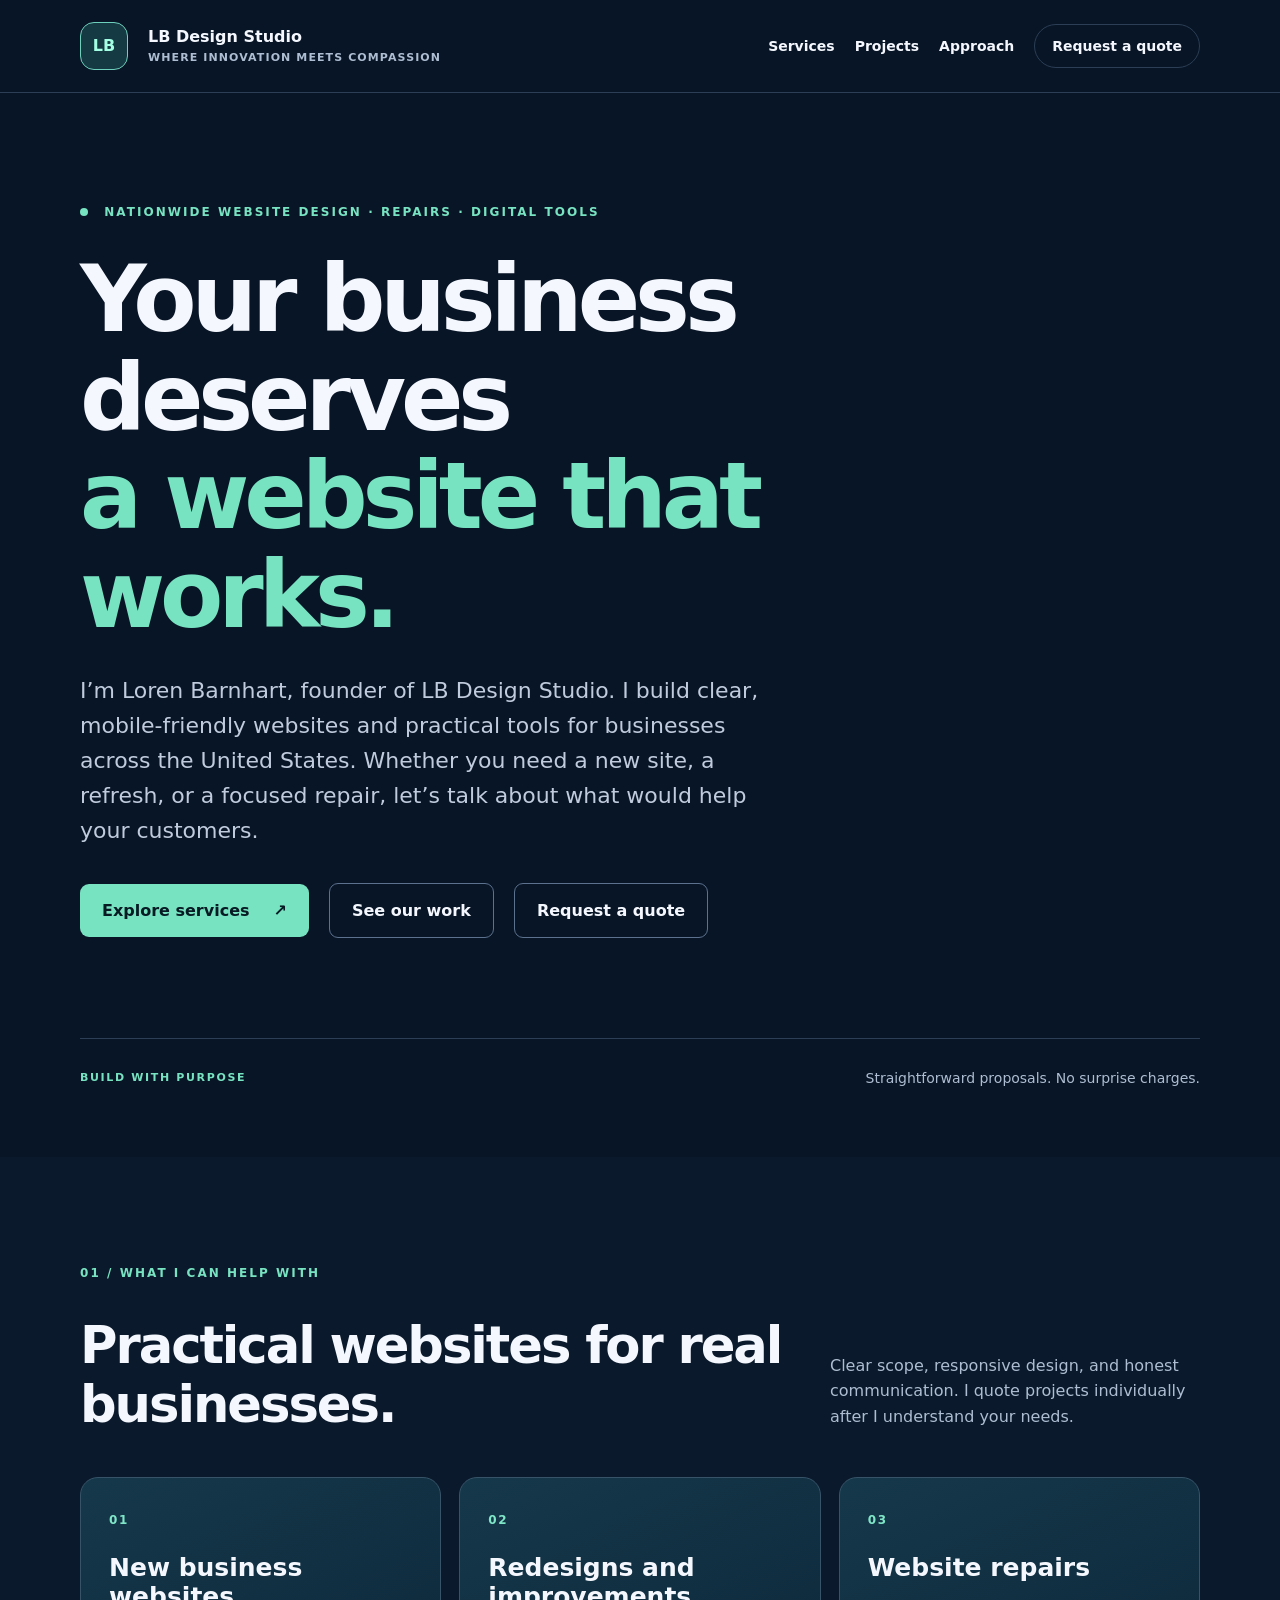
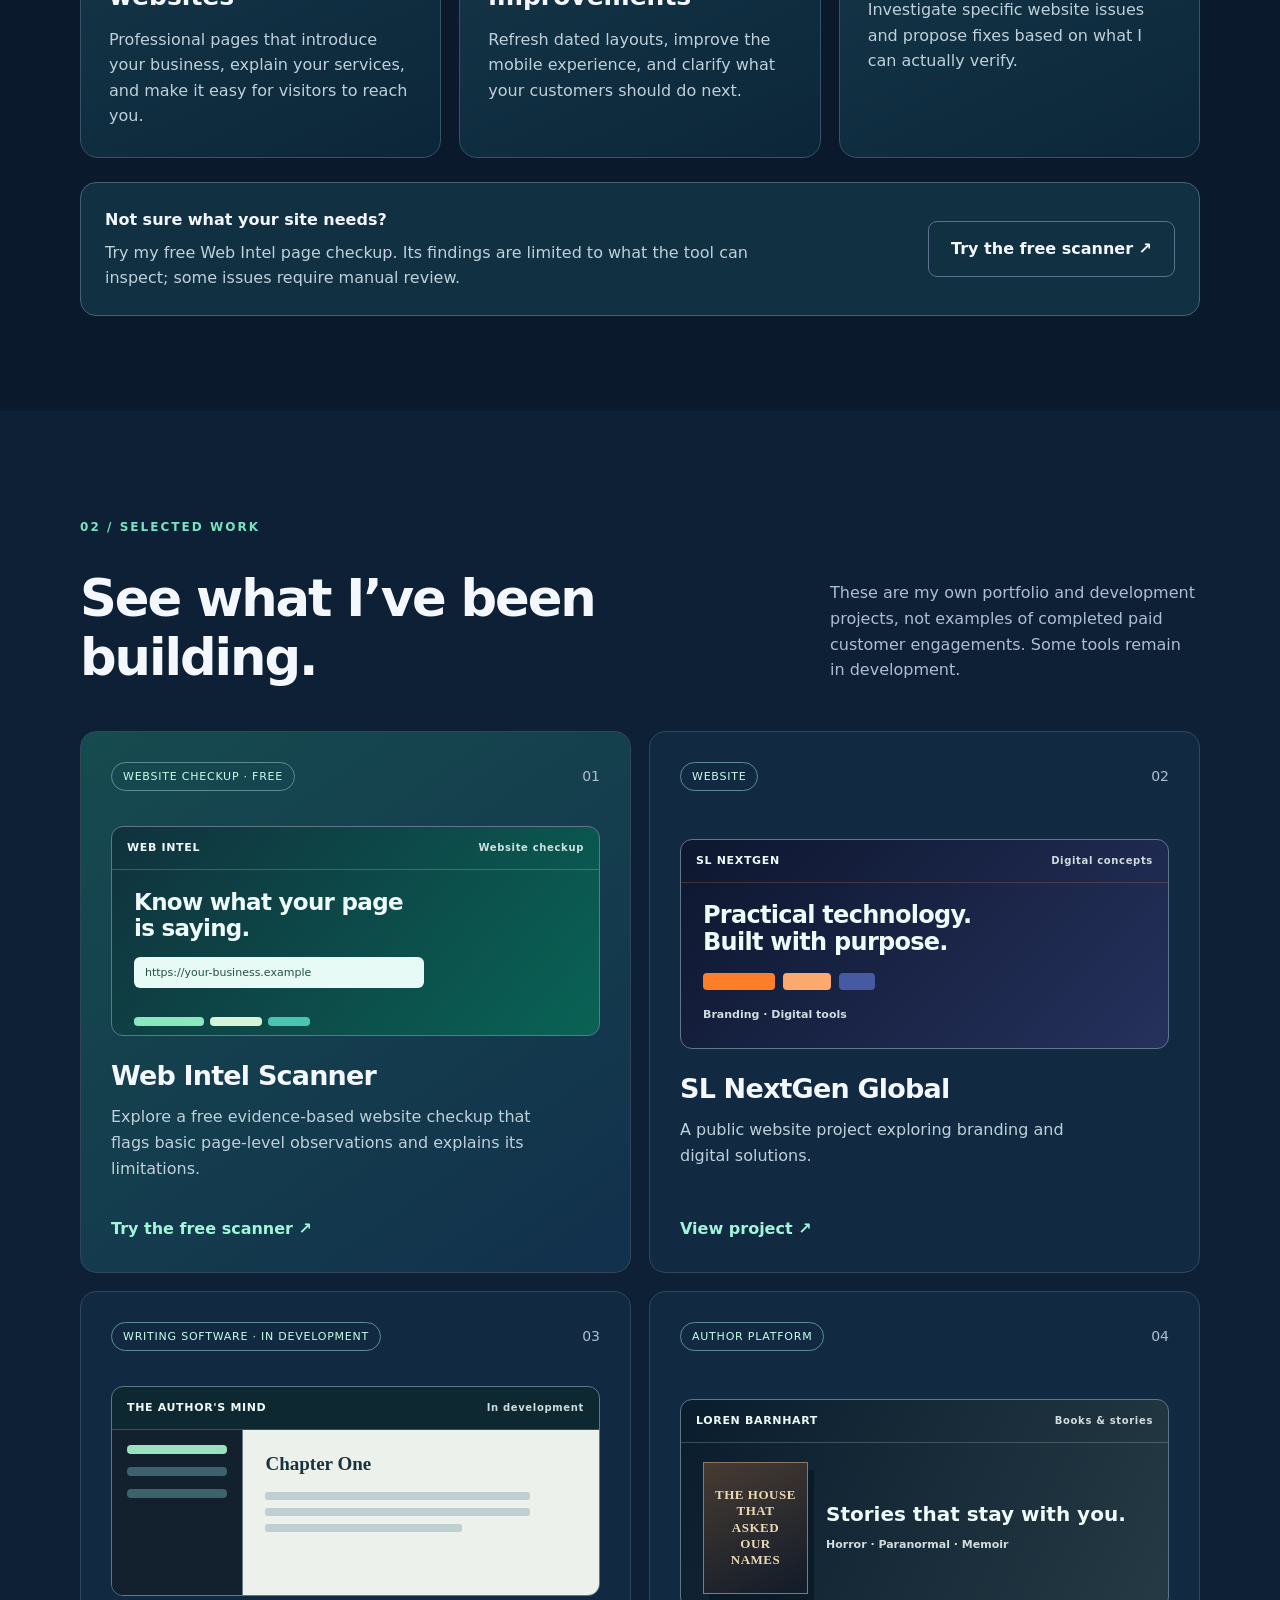
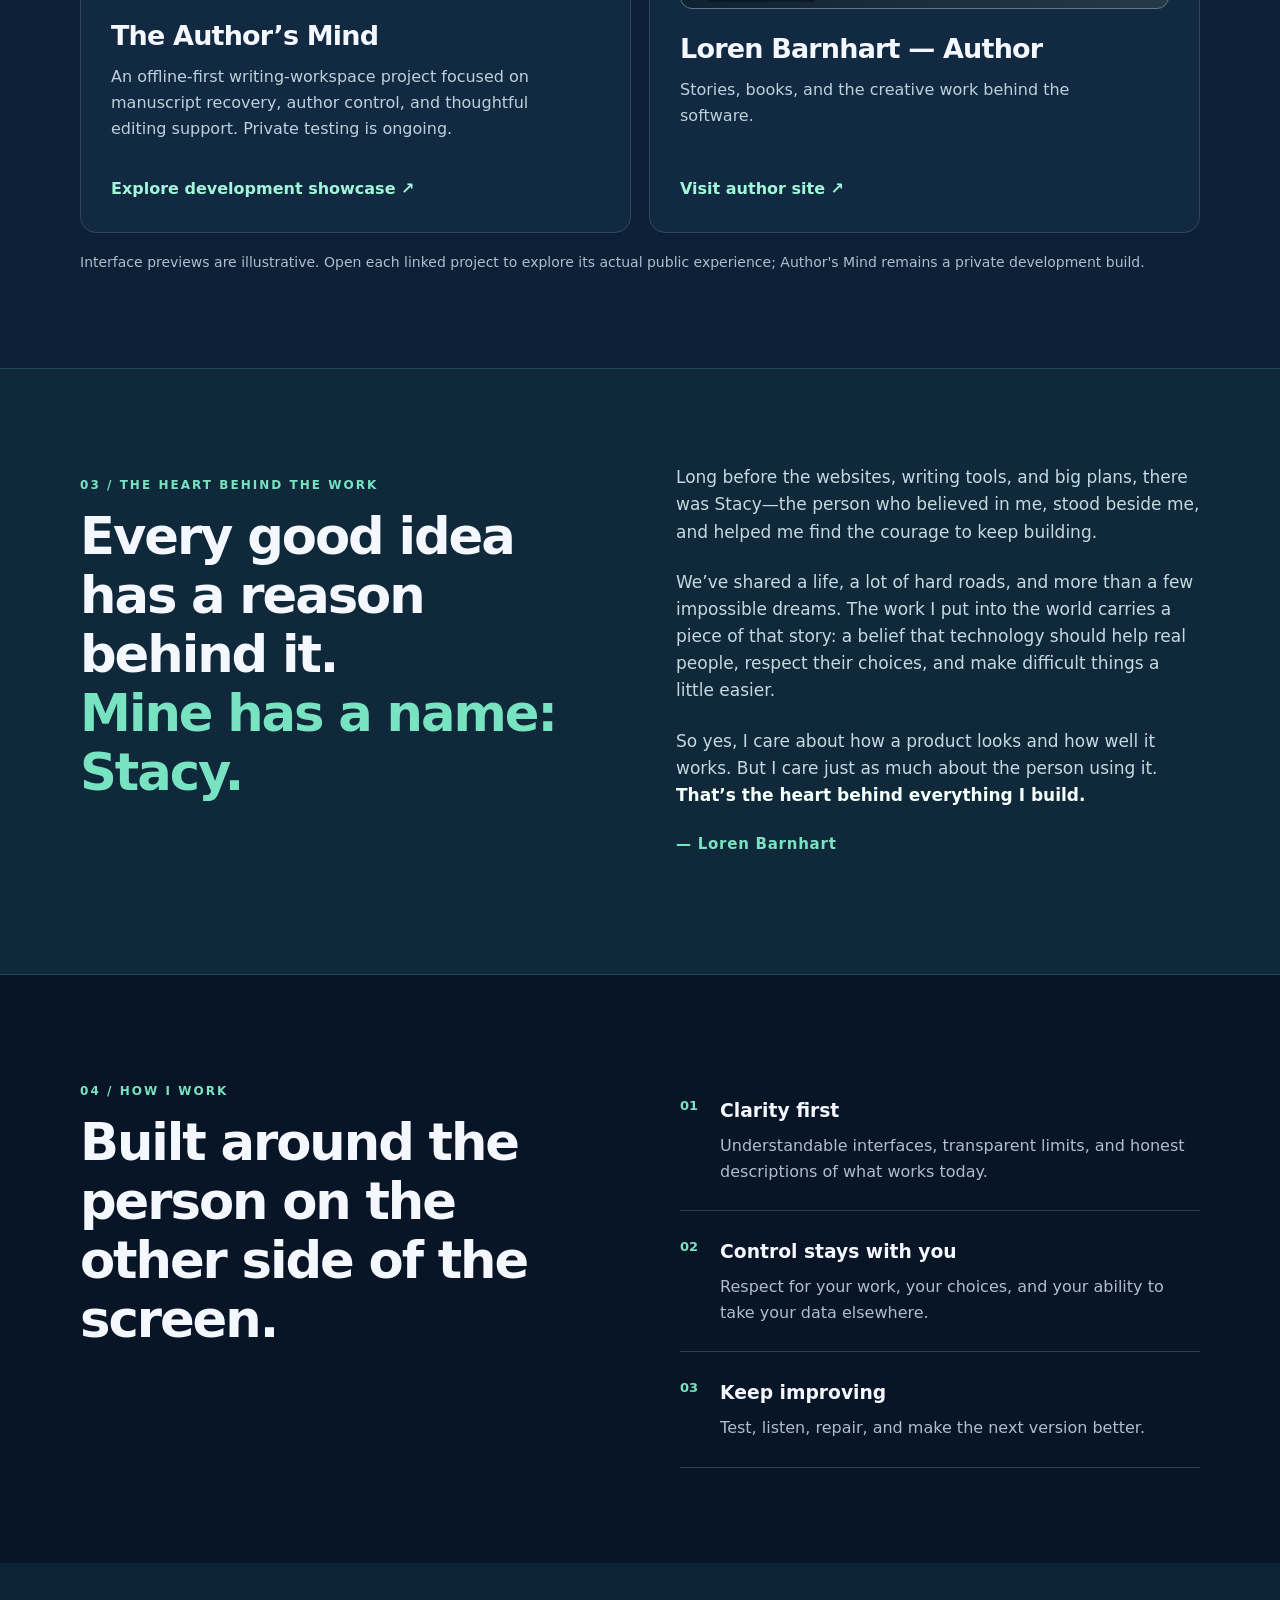
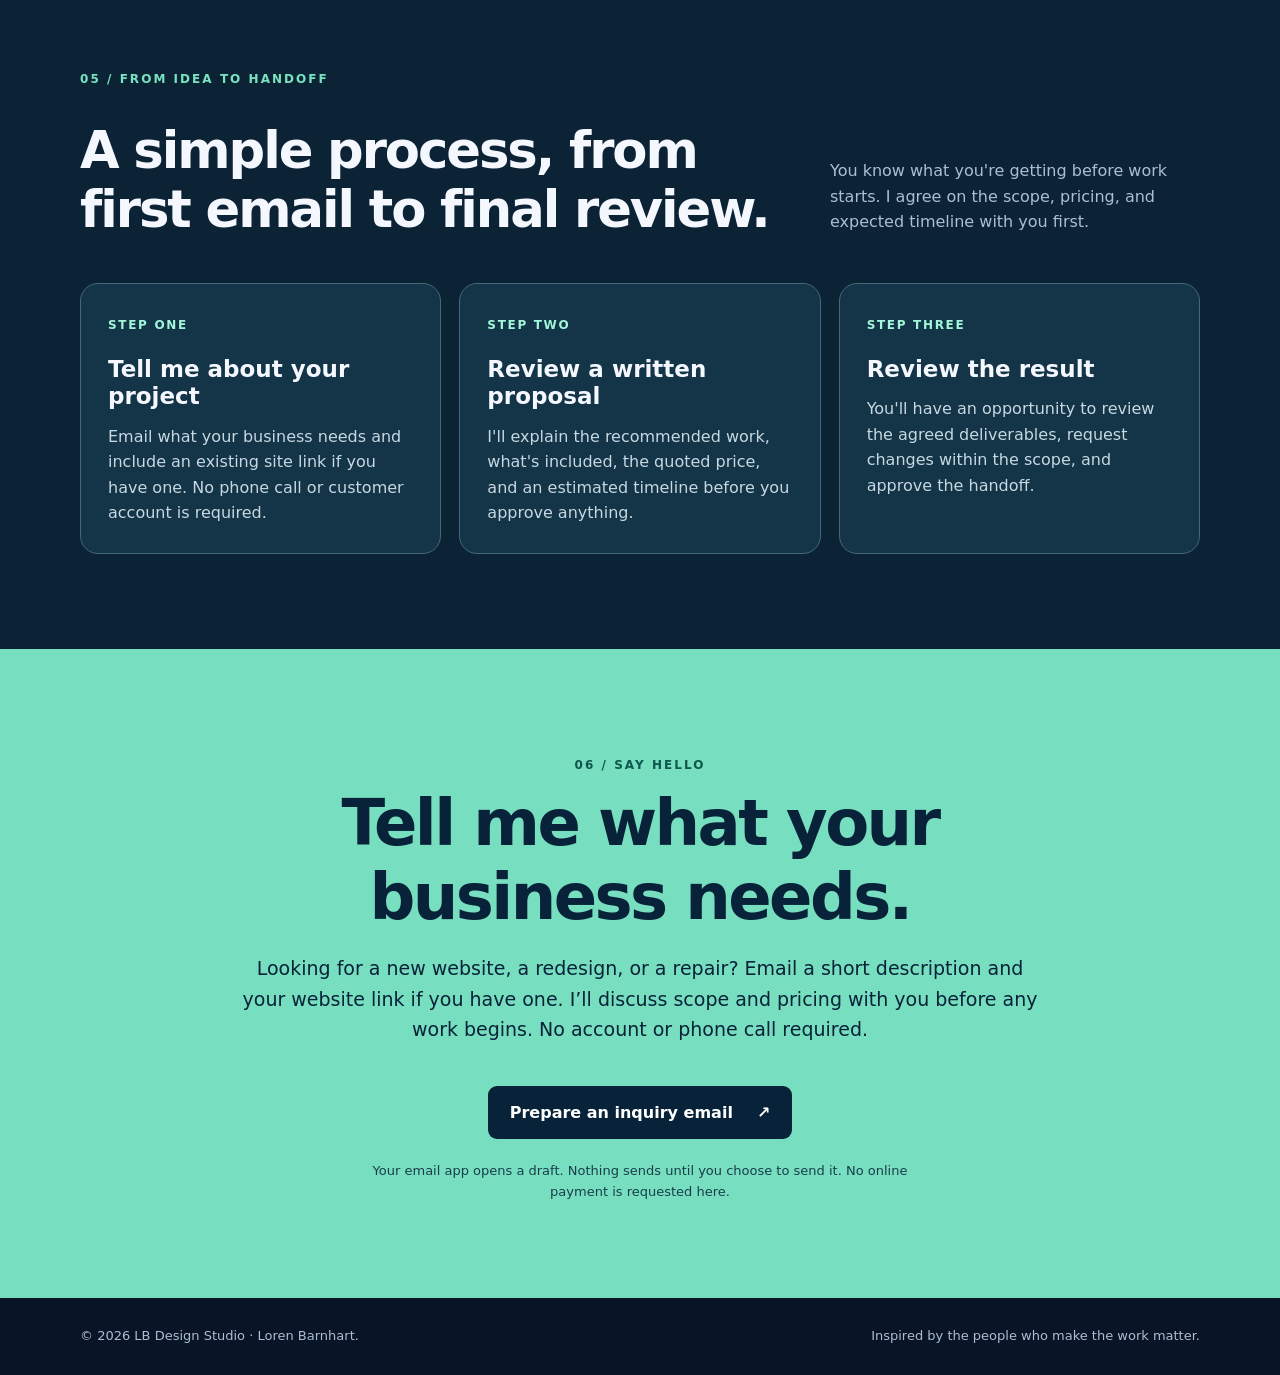
<file: index.html>
<!doctype html>
<html lang="en">
<head>
  <meta charset="utf-8">
  <meta name="viewport" content="width=device-width, initial-scale=1">
  <meta name="theme-color" content="#081526">
  <meta name="description" content="LB Design Studio creates responsive business websites, redesigns, repairs, and practical digital tools for clients across the United States. Explore real projects and request a quote.">
  <title>LB Design Studio | Business Websites, Repairs & Digital Tools</title>
  <link rel="stylesheet" href="/css/style.css">
</head>
<body>
  <a class="skip" href="#main">Skip to content</a>
  <header class="site-header">
    <div class="container nav">
      <a class="brand" href="#top" aria-label="LB Design Studio home"><span class="brand-mark">LB</span><span>LB Design Studio<span class="brand-sub">Where Innovation Meets Compassion</span></span></a>
      <nav aria-label="Main navigation"><a href="#services">Services</a><a href="#work">Projects</a><a href="#approach">Approach</a><a href="#contact" class="nav-contact">Request a quote</a></nav>
    </div>
  </header>
  <main id="main">
    <section class="hero container" id="top">
      <div class="eyebrow"><span class="status-dot"></span> Nationwide website design · Repairs · Digital tools</div>
      <h1>Your business deserves<br><em>a website that works.</em></h1>
      <p class="intro">I’m Loren Barnhart, founder of LB Design Studio. I build clear, mobile-friendly websites and practical tools for businesses across the United States. Whether you need a new site, a refresh, or a focused repair, let’s talk about what would help your customers.</p>
      <div class="actions"><a class="button primary" href="#services">Explore services <span aria-hidden="true">↗</span></a><a class="button secondary" href="#work">See our work</a><a class="button secondary" href="#contact">Request a quote</a></div>
      <div class="hero-note"><span>BUILD WITH PURPOSE</span><span>Straightforward proposals. No surprise charges.</span></div>
    </section>
    <section class="section services-section" id="services"><div class="container">
      <p class="kicker">01 / WHAT I CAN HELP WITH</p>
      <div class="section-head"><h2>Practical websites for real businesses.</h2><p>Clear scope, responsive design, and honest communication. I quote projects individually after I understand your needs.</p></div>
      <div class="service-grid">
        <article class="service-card"><span class="service-number">01</span><h3>New business websites</h3><p>Professional pages that introduce your business, explain your services, and make it easy for visitors to reach you.</p></article>
        <article class="service-card"><span class="service-number">02</span><h3>Redesigns and improvements</h3><p>Refresh dated layouts, improve the mobile experience, and clarify what your customers should do next.</p></article>
        <article class="service-card"><span class="service-number">03</span><h3>Website repairs</h3><p>Investigate specific website issues and propose fixes based on what I can actually verify.</p></article>
      </div>
      <div class="service-note"><div><strong>Not sure what your site needs?</strong><p>Try my free Web Intel page checkup. Its findings are limited to what the tool can inspect; some issues require manual review.</p></div><a class="button secondary" href="https://questforgeai.vercel.app" target="_blank" rel="noopener noreferrer">Try the free scanner ↗</a></div>
    </div></section>
    <section class="section work-section" id="work">
      <div class="container">
        <p class="kicker">02 / SELECTED WORK</p>
        <div class="section-head"><h2>See what I’ve been building.</h2><p>These are my own portfolio and development projects, not examples of completed paid customer engagements. Some tools remain in development.</p></div>
        <div class="project-grid">
          <article class="project-card feature"><div class="project-top"><span class="pill">Website checkup · Free</span><span aria-hidden="true">01</span></div><div><div class="project-preview preview-scanner" role="img" aria-label="Illustrative Web Intel scanner interface with audit categories"><div class="preview-top"><span>WEB INTEL</span><span>Website checkup</span></div><div class="preview-main"><div class="preview-head">Know what your page is saying.</div><div class="preview-input">https://your-business.example</div><div class="preview-bars"><i></i><i></i><i></i></div><small>Technical · Content · Trust</small></div></div><h3>Web Intel Scanner</h3><p>Explore a free evidence-based website checkup that flags basic page-level observations and explains its limitations.</p></div><a href="https://questforgeai.vercel.app" target="_blank" rel="noopener noreferrer">Try the free scanner <span aria-hidden="true">↗</span></a></article>
          <article class="project-card"><div class="project-top"><span class="pill">Website</span><span aria-hidden="true">02</span></div><div><div class="project-preview preview-nextgen" role="img" aria-label="Illustrative SL NextGen Digital homepage preview"><div class="preview-top"><span>SL NEXTGEN</span><span>Digital concepts</span></div><div class="preview-main"><div class="preview-head">Practical technology.<br>Built with purpose.</div><div class="preview-blocks"><i></i><i></i><i></i></div><small>Branding · Digital tools</small></div></div><h3>SL NextGen Global</h3><p>A public website project exploring branding and digital solutions.</p></div><a href="https://slnextgen-global.vercel.app" target="_blank" rel="noopener noreferrer">View project <span aria-hidden="true">↗</span></a></article>
          <article class="project-card"><div class="project-top"><span class="pill">Writing software · In development</span><span aria-hidden="true">03</span></div><div><div class="project-preview preview-mind" role="img" aria-label="Illustrative Author's Mind writing workspace preview"><div class="preview-top"><span>THE AUTHOR'S MIND</span><span>In development</span></div><div class="preview-editor"><div class="preview-rail"><i></i><i></i><i></i></div><div class="preview-page"><strong>Chapter One</strong><span></span><span></span><span></span></div></div></div><h3>The Author’s Mind</h3><p>An offline-first writing-workspace project focused on manuscript recovery, author control, and thoughtful editing support. Private testing is ongoing.</p></div><a href="authors-mind.html">Explore development showcase <span aria-hidden="true">↗</span></a></article>
          <article class="project-card"><div class="project-top"><span class="pill">Author platform</span><span aria-hidden="true">04</span></div><div><div class="project-preview preview-author" role="img" aria-label="Illustrative Loren Barnhart author website preview"><div class="preview-top"><span>LOREN BARNHART</span><span>Books & stories</span></div><div class="preview-main"><div class="preview-book">THE HOUSE<br>THAT ASKED<br>OUR NAMES</div><div class="preview-author-copy"><strong>Stories that stay with you.</strong><small>Horror · Paranormal · Memoir</small></div></div></div><h3>Loren Barnhart — Author</h3><p>Stories, books, and the creative work behind the software.</p></div><a href="https://lorenbarnhart.vercel.app" target="_blank" rel="noopener noreferrer">Visit author site <span aria-hidden="true">↗</span></a></article>
        </div>
        <p class="preview-disclaimer">Interface previews are illustrative. Open each linked project to explore its actual public experience; Author's Mind remains a private development build.</p>
      </div>
    </section>
    <section class="section heart-section" id="heart"><div class="container heart-layout">
      <div><p class="kicker">03 / THE HEART BEHIND THE WORK</p><h2>Every good idea has a reason behind it.<br><span>Mine has a name: Stacy.</span></h2></div>
      <div class="heart-copy"><p>Long before the websites, writing tools, and big plans, there was Stacy—the person who believed in me, stood beside me, and helped me find the courage to keep building.</p><p>We’ve shared a life, a lot of hard roads, and more than a few impossible dreams. The work I put into the world carries a piece of that story: a belief that technology should help real people, respect their choices, and make difficult things a little easier.</p><p>So yes, I care about how a product looks and how well it works. But I care just as much about the person using it. <strong>That’s the heart behind everything I build.</strong></p><p class="heart-signoff">— Loren Barnhart</p></div>
    </div></section>
    <section class="section" id="approach"><div class="container approach"><div><p class="kicker">04 / HOW I WORK</p><h2>Built around the person on the other side of the screen.</h2></div><div class="principles"><div><b>01</b><div><h3>Clarity first</h3><p>Understandable interfaces, transparent limits, and honest descriptions of what works today.</p></div></div><div><b>02</b><div><h3>Control stays with you</h3><p>Respect for your work, your choices, and your ability to take your data elsewhere.</p></div></div><div><b>03</b><div><h3>Keep improving</h3><p>Test, listen, repair, and make the next version better.</p></div></div></div></div></section>
    <section class="section process-section" id="process"><div class="container">
      <p class="kicker">05 / FROM IDEA TO HANDOFF</p>
      <div class="section-head"><h2>A simple process, from first email to final review.</h2><p>You know what you're getting before work starts. I agree on the scope, pricing, and expected timeline with you first.</p></div>
      <div class="process-grid">
        <article class="process-card"><span class="process-step">STEP ONE</span><h3>Tell me about your project</h3><p>Email what your business needs and include an existing site link if you have one. No phone call or customer account is required.</p></article>
        <article class="process-card"><span class="process-step">STEP TWO</span><h3>Review a written proposal</h3><p>I'll explain the recommended work, what's included, the quoted price, and an estimated timeline before you approve anything.</p></article>
        <article class="process-card"><span class="process-step">STEP THREE</span><h3>Review the result</h3><p>You'll have an opportunity to review the agreed deliverables, request changes within the scope, and approve the handoff.</p></article>
      </div>
    </div></section>
    <section class="section contact-section" id="contact"><div class="container contact"><p class="kicker">06 / SAY HELLO</p><h2>Tell me what your business needs.</h2><p>Looking for a new website, a redesign, or a repair? Email a short description and your website link if you have one. I’ll discuss scope and pricing with you before any work begins. No account or phone call required.</p><a class="button light" href="mailto:lb.designstudio.2024@gmail.com?subject=LB%20Design%20Studio%20Website%20Inquiry">Prepare an inquiry email <span aria-hidden="true">↗</span></a><p class="contact-note">Your email app opens a draft. Nothing sends until you choose to send it. No online payment is requested here.</p></div></section>
  </main>
  <footer><div class="container footer-inner"><span>© 2026 LB Design Studio · Loren Barnhart.</span><span>Inspired by the people who make the work matter.</span></div></footer>
</body>
</html>
</file>
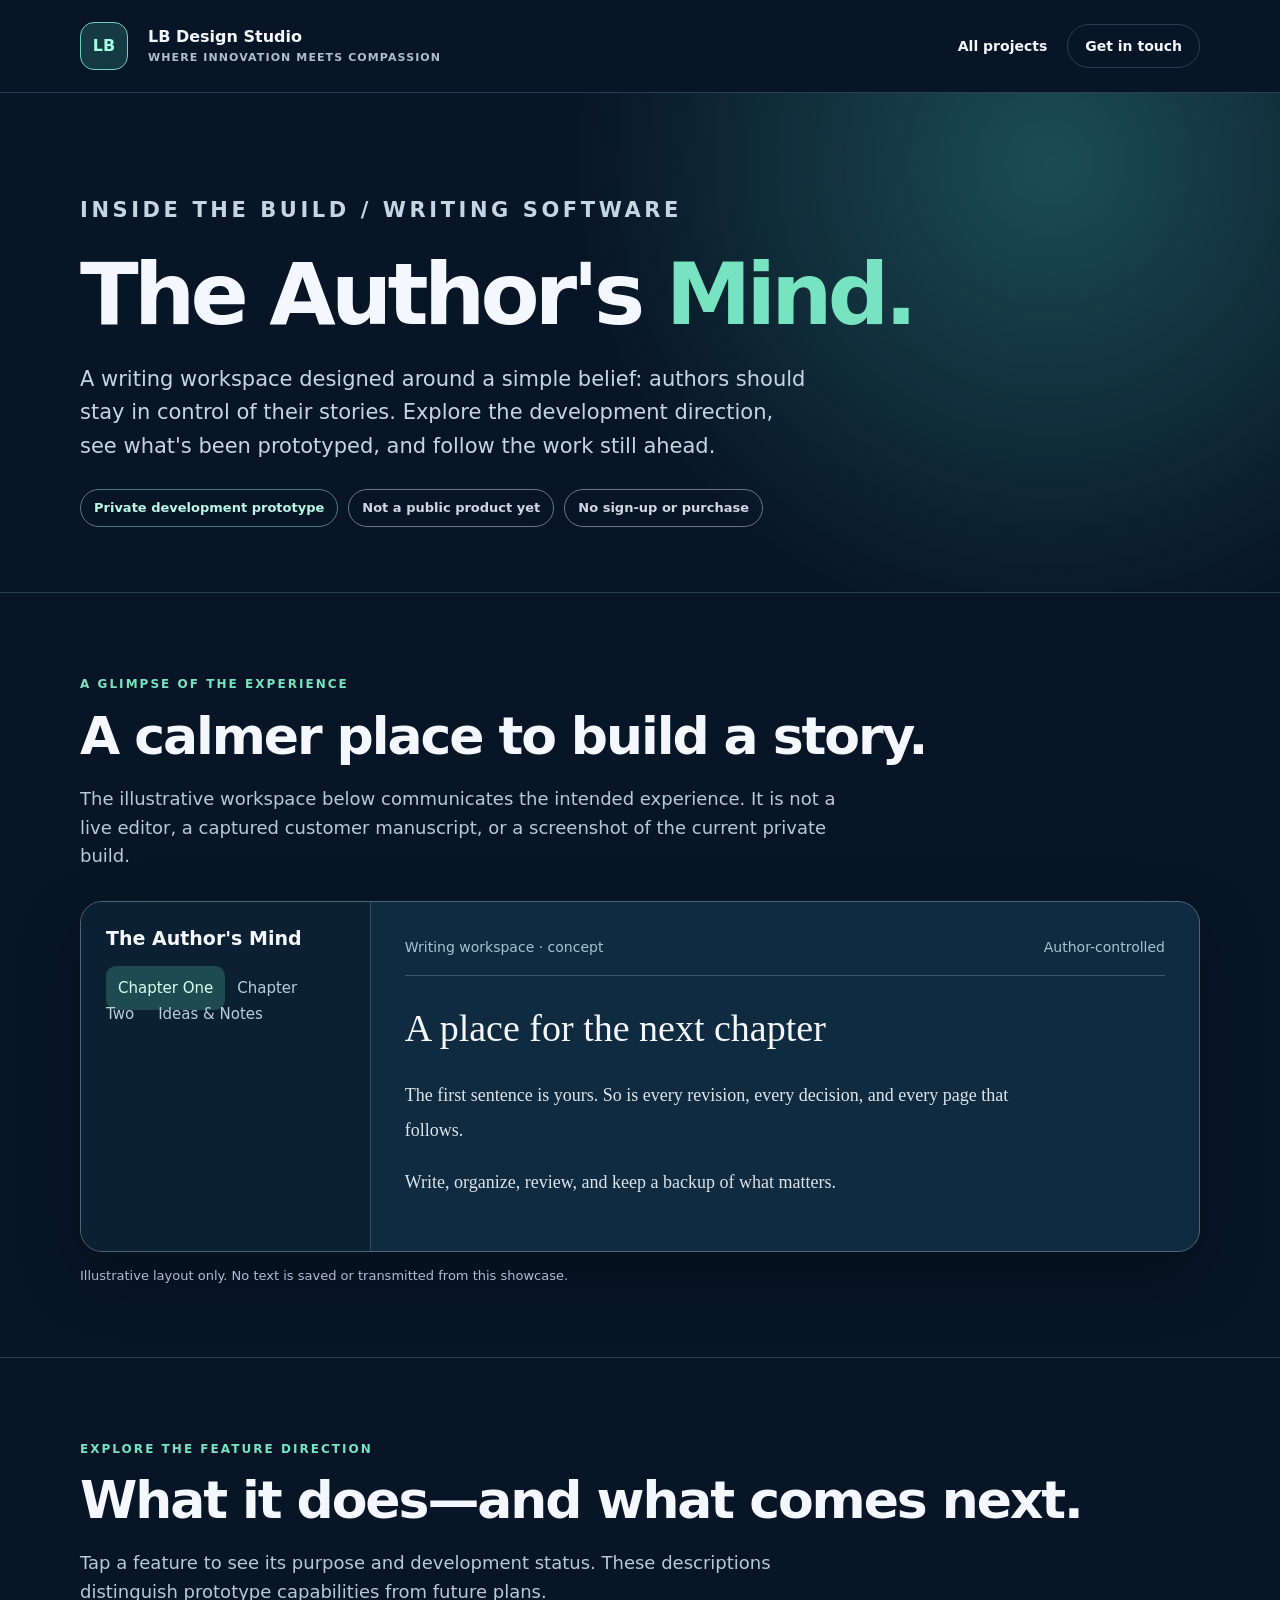
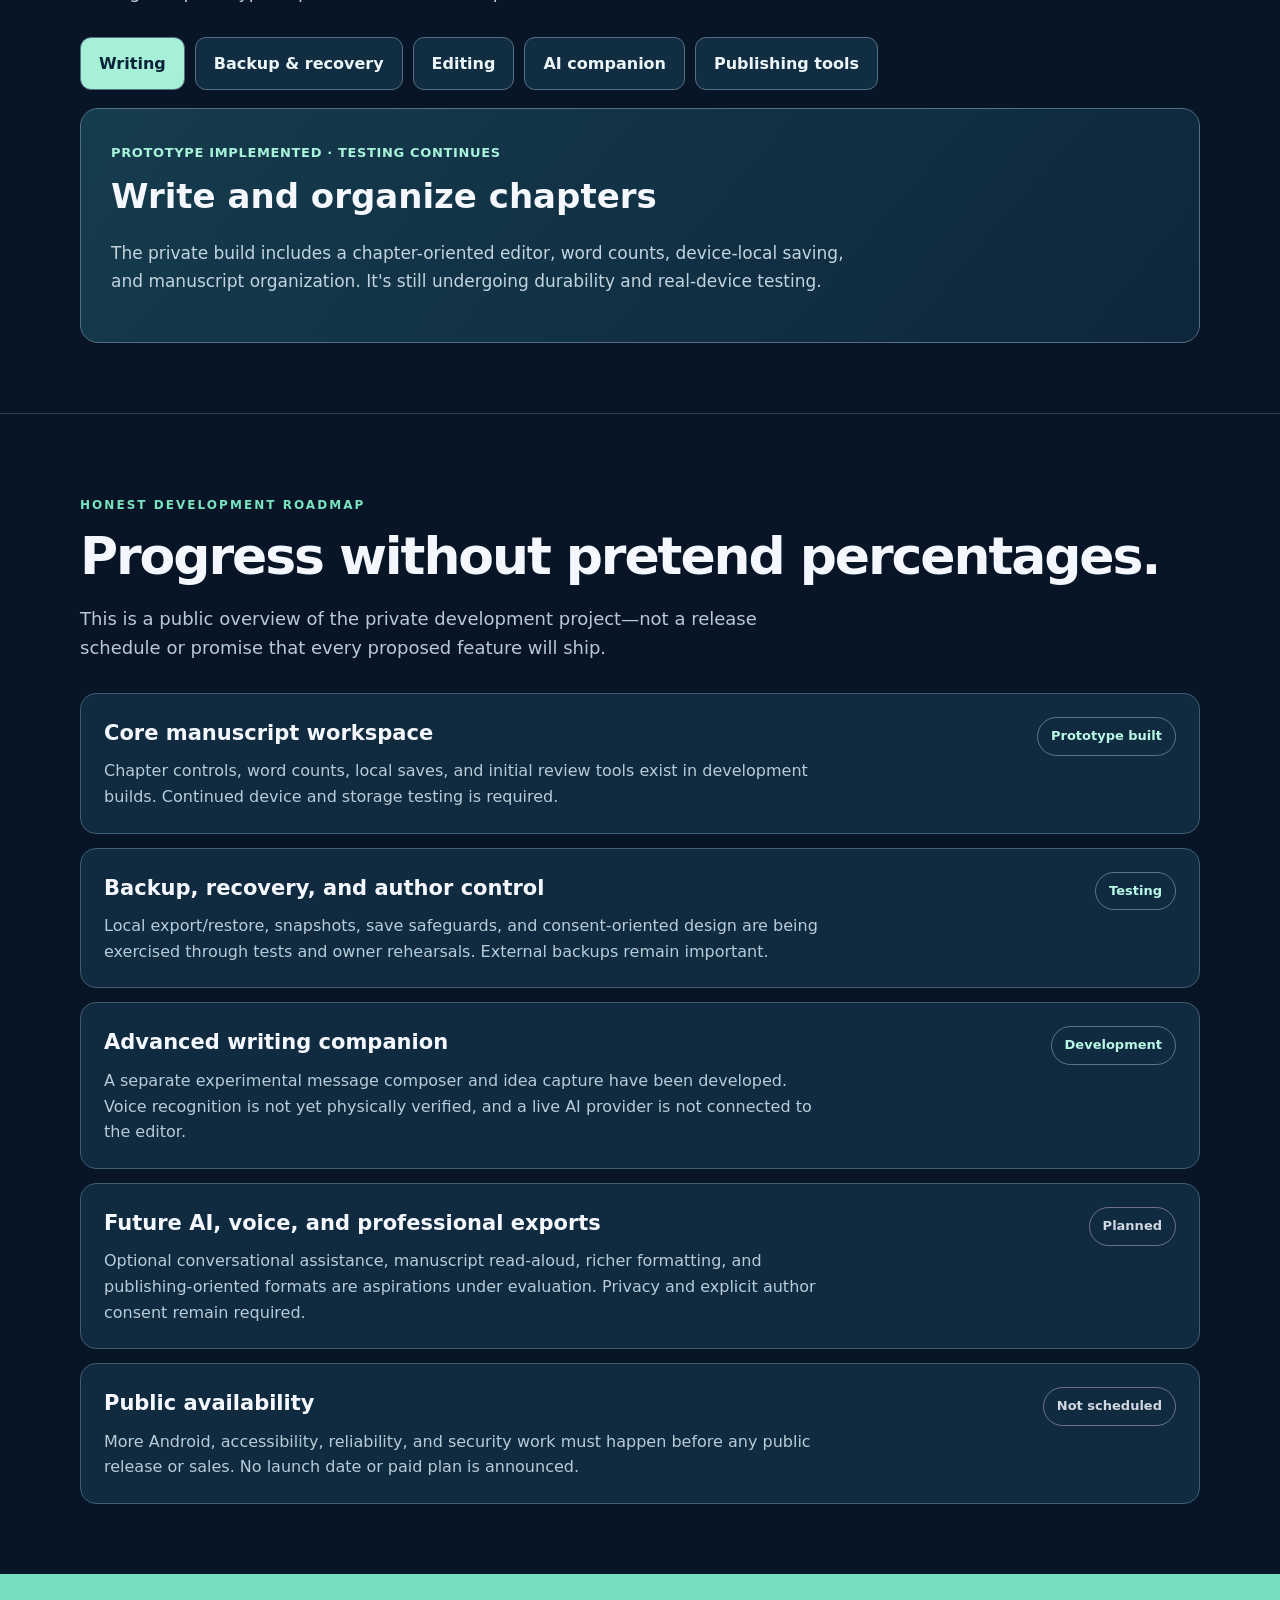
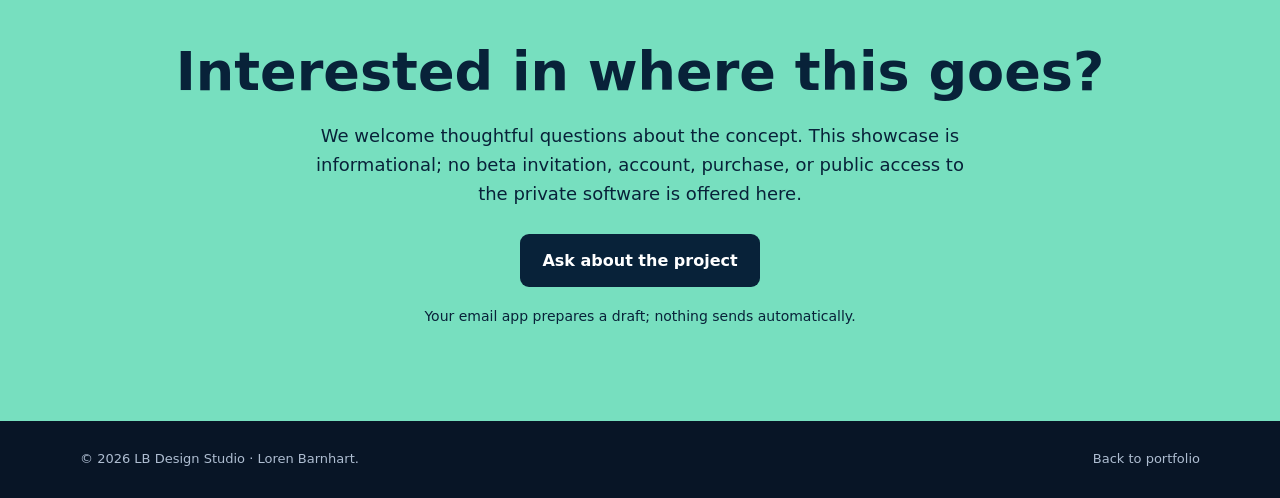
<file: authors-mind.html>
<!doctype html>
<html lang="en">
<head>
  <meta charset="utf-8">
  <meta name="viewport" content="width=device-width, initial-scale=1">
  <meta name="theme-color" content="#081526">
  <meta name="description" content="Explore The Author's Mind, an in-development writing studio by Loren Barnhart. See prototype features, testing milestones, and planned capabilities.">
  <title>The Author's Mind | Development Showcase | LB Design Studio</title>
  <link rel="stylesheet" href="css/style.css">
  <style>
    .showcase-hero{padding:80px 0 65px;background:radial-gradient(circle at 82% 14%,#1b4d55 0%,transparent 42%),#081526}
    .showcase-hero h1{font-size:clamp(46px,8vw,86px);line-height:1.05;letter-spacing:-.055em;max-width:850px;margin:18px 0 24px}
    .showcase-hero h1 span{color:#78e3c1}
    .showcase-hero p{max-width:730px;font-size:clamp(17px,2vw,21px);color:#c5d6e2}
    .status-line{display:flex;flex-wrap:wrap;gap:10px;margin:25px 0 0}
    .status-label{display:inline-block;border-radius:99px;padding:8px 13px;border:1px solid #547b83;color:#baf8e6;font-size:13px;font-weight:800}
    .status-label.future{border-color:#6f748a;color:#d1d7e1}
    .showcase-section{padding:70px 0;border-top:1px solid #264154}
    .showcase-section h2{font-size:clamp(30px,4.6vw,52px);line-height:1.12;letter-spacing:-.04em;margin:10px 0 20px}
    .showcase-section .lead{font-size:18px;color:#b7cad8;max-width:760px}
    .studio-preview{display:grid;grid-template-columns:minmax(175px,.7fr) minmax(0,2fr);border:1px solid #496778;border-radius:22px;overflow:hidden;background:#102a40;margin-top:30px;box-shadow:0 24px 65px #0004}
    .studio-sidebar{padding:25px;background:#0c2033;border-right:1px solid #344b5e}
    .studio-sidebar strong{font-size:19px;line-height:1.2;display:block;margin-bottom:25px}
    .chapter{padding:13px 12px;border-radius:10px;color:#b8cedd;font-size:15px;margin:8px 0}
    .chapter.active{background:#1f4a50;color:#d7fff0}
    .studio-work{padding:34px;min-width:0}
    .studio-top{display:flex;justify-content:space-between;gap:12px;flex-wrap:wrap;color:#a6c2d2;font-size:14px;border-bottom:1px solid #3b5968;padding-bottom:16px}
    .studio-document{max-width:650px;padding-top:22px}
    .studio-document h3{font-family:Georgia,serif;font-size:clamp(26px,3.3vw,38px);font-weight:500;margin:0 0 20px}
    .studio-document p{font-family:Georgia,serif;font-size:18px;line-height:1.9;color:#dbe5eb}
    .concept-note{font-size:13px;color:#aebdd1;margin:14px 0 0}
    .feature-tabs{display:flex;gap:10px;flex-wrap:wrap;margin:30px 0 18px}
    .feature-tabs button{border:1px solid #547183;background:#112d42;color:#ecf6f8;border-radius:11px;padding:13px 18px;font:inherit;font-weight:750;cursor:pointer;min-height:48px}
    .feature-tabs button[aria-selected="true"]{background:#a5f0d6;color:#082239}
    .feature-tabs button:focus-visible{outline:3px solid #78e3c1;outline-offset:3px}
    .feature-panel{background:linear-gradient(130deg,#153c4d,#0e263c);border:1px solid #527083;border-radius:18px;padding:30px;min-height:230px}
    .feature-panel h3{font-size:clamp(24px,3vw,34px);margin:4px 0 10px}
    .feature-panel p{color:#c2d4df;max-width:750px;font-size:17px}
    .feature-panel .stage{color:#a9f3dc;font-weight:800;letter-spacing:.05em;text-transform:uppercase;font-size:13px}
    .roadmap{display:grid;gap:14px;margin-top:30px}
    .milestone{display:grid;grid-template-columns:minmax(0,1fr) auto;gap:12px;align-items:start;padding:23px;border:1px solid #405d70;border-radius:16px;background:#102a40}
    .milestone h3{font-size:21px;margin:0 0 8px}
    .milestone p{color:#b8cbd7;margin:0;max-width:720px}
    .milestone .status-label{white-space:nowrap;margin:0}
    .showcase-footer{background:#77dfbf;color:#082239;padding:68px 0;text-align:center}
    .showcase-footer h2{font-size:clamp(32px,5vw,54px);line-height:1.12;margin:0 0 20px}
    .showcase-footer p{max-width:670px;margin:0 auto 25px;font-size:18px}
    .showcase-footer .button{background:#082239;color:white}
    @media(max-width:670px){.showcase-hero{padding:58px 0}.showcase-section{padding:50px 0}.studio-preview{grid-template-columns:1fr}.studio-sidebar{border-right:0;border-bottom:1px solid #344b5e;padding:20px}.studio-sidebar strong{margin-bottom:9px}.studio-sidebar .chapter{display:inline-block;margin:5px 5px 0 0;padding:8px 10px}.studio-work{padding:23px}.milestone{grid-template-columns:1fr}.milestone .status-label{justify-self:start}.feature-panel{padding:24px}}
    @media(prefers-reduced-motion:reduce){*{scroll-behavior:auto!important}}
  </style>
</head>
<body>
  <a class="skip" href="#content">Skip to content</a>
  <header class="site-header"><div class="container nav"><a class="brand" href="index.html"><span class="brand-mark">LB</span><span>LB Design Studio<span class="brand-sub">Where Innovation Meets Compassion</span></span></a><nav aria-label="Project navigation"><a href="index.html#projects">All projects</a><a class="nav-contact" href="index.html#contact">Get in touch</a></nav></div></header>
  <main id="content">
    <section class="showcase-hero"><div class="container">
      <p class="eyebrow">Inside the build / Writing software</p>
      <h1>The Author's <span>Mind.</span></h1>
      <p>A writing workspace designed around a simple belief: authors should stay in control of their stories. Explore the development direction, see what's been prototyped, and follow the work still ahead.</p>
      <div class="status-line"><span class="status-label">Private development prototype</span><span class="status-label future">Not a public product yet</span><span class="status-label future">No sign-up or purchase</span></div>
    </div></section>
    <section class="showcase-section" id="workspace"><div class="container">
      <p class="eyebrow">A glimpse of the experience</p>
      <h2>A calmer place to build a story.</h2>
      <p class="lead">The illustrative workspace below communicates the intended experience. It is not a live editor, a captured customer manuscript, or a screenshot of the current private build.</p>
      <div class="studio-preview" role="img" aria-label="Illustrative writing application layout with a chapter list, editor panel and manuscript text">
        <div class="studio-sidebar"><strong>The Author's Mind</strong><span class="chapter active">Chapter One</span><span class="chapter">Chapter Two</span><span class="chapter">Ideas & Notes</span></div>
        <div class="studio-work"><div class="studio-top"><span>Writing workspace · concept</span><span>Author-controlled</span></div><div class="studio-document"><h3>A place for the next chapter</h3><p>The first sentence is yours. So is every revision, every decision, and every page that follows.</p><p>Write, organize, review, and keep a backup of what matters.</p></div></div>
      </div>
      <p class="concept-note">Illustrative layout only. No text is saved or transmitted from this showcase.</p>
    </div></section>
    <section class="showcase-section" id="features"><div class="container">
      <p class="eyebrow">Explore the feature direction</p><h2>What it does—and what comes next.</h2>
      <p class="lead">Tap a feature to see its purpose and development status. These descriptions distinguish prototype capabilities from future plans.</p>
      <div class="feature-tabs" role="tablist" aria-label="Author's Mind features">
        <button type="button" role="tab" id="tab-write" aria-controls="feature-content" aria-selected="true" data-feature="write">Writing</button>
        <button type="button" role="tab" id="tab-safety" aria-controls="feature-content" aria-selected="false" data-feature="safety" tabindex="-1">Backup & recovery</button>
        <button type="button" role="tab" id="tab-review" aria-controls="feature-content" aria-selected="false" data-feature="review" tabindex="-1">Editing</button>
        <button type="button" role="tab" id="tab-companion" aria-controls="feature-content" aria-selected="false" data-feature="companion" tabindex="-1">AI companion</button>
        <button type="button" role="tab" id="tab-export" aria-controls="feature-content" aria-selected="false" data-feature="export" tabindex="-1">Publishing tools</button>
      </div>
      <div id="feature-content" class="feature-panel" role="tabpanel" aria-labelledby="tab-write" tabindex="0" aria-live="polite">
        <span class="stage" id="feature-stage">Prototype implemented · testing continues</span><h3 id="feature-title">Write and organize chapters</h3><p id="feature-description">The private build includes a chapter-oriented editor, word counts, device-local saving, and manuscript organization. It's still undergoing durability and real-device testing.</p>
      </div>
    </div></section>
    <section class="showcase-section" id="roadmap"><div class="container">
      <p class="eyebrow">Honest development roadmap</p><h2>Progress without pretend percentages.</h2>
      <p class="lead">This is a public overview of the private development project—not a release schedule or promise that every proposed feature will ship.</p>
      <div class="roadmap">
        <article class="milestone"><div><h3>Core manuscript workspace</h3><p>Chapter controls, word counts, local saves, and initial review tools exist in development builds. Continued device and storage testing is required.</p></div><span class="status-label">Prototype built</span></article>
        <article class="milestone"><div><h3>Backup, recovery, and author control</h3><p>Local export/restore, snapshots, save safeguards, and consent-oriented design are being exercised through tests and owner rehearsals. External backups remain important.</p></div><span class="status-label">Testing</span></article>
        <article class="milestone"><div><h3>Advanced writing companion</h3><p>A separate experimental message composer and idea capture have been developed. Voice recognition is not yet physically verified, and a live AI provider is not connected to the editor.</p></div><span class="status-label">Development</span></article>
        <article class="milestone"><div><h3>Future AI, voice, and professional exports</h3><p>Optional conversational assistance, manuscript read-aloud, richer formatting, and publishing-oriented formats are aspirations under evaluation. Privacy and explicit author consent remain required.</p></div><span class="status-label future">Planned</span></article>
        <article class="milestone"><div><h3>Public availability</h3><p>More Android, accessibility, reliability, and security work must happen before any public release or sales. No launch date or paid plan is announced.</p></div><span class="status-label future">Not scheduled</span></article>
      </div>
    </div></section>
    <section class="showcase-footer"><div class="container">
      <h2>Interested in where this goes?</h2>
      <p>We welcome thoughtful questions about the concept. This showcase is informational; no beta invitation, account, purchase, or public access to the private software is offered here.</p>
      <a class="button" href="mailto:lb.designstudio.2024@gmail.com?subject=The%20Author%27s%20Mind%20Project%20Interest">Ask about the project</a>
      <p style="font-size:14px;margin-top:18px">Your email app prepares a draft; nothing sends automatically.</p>
    </div></section>
  </main>
  <footer><div class="container footer-inner"><span>© 2026 LB Design Studio · Loren Barnhart.</span><a href="index.html">Back to portfolio</a></div></footer>
  <script>
    (() => {
      const details = {
        write: ["Prototype implemented · testing continues","Write and organize chapters","The private build includes a chapter-oriented editor, word counts, device-local saving, and manuscript organization. It is still undergoing durability and real-device testing."],
        safety: ["Prototype implemented · testing continues","Keep your words recoverable","The development build includes manuscript export and restore, local snapshots, and guarded saving behavior. Browser storage alone is not a backup; external copies are still essential."],
        review: ["Prototype implemented · limited scope","Review suggestions before changing text","An early rule-based grammar checker offers individual accept/reject decisions and history. It is not a comprehensive proofreader and can produce false positives."],
        companion: ["Experimental and planned · not publicly available","A companion that respects the writer","An experimental composer and idea capture exist separately from the editor. Two-way AI conversation, provider integration, and production-quality spoken interaction are planned—not finished."],
        export: ["Basic export built · advanced formats planned","Move your work when you're ready","Development builds support JSON backup/restore and plain-text manuscript export. Rich text and professional publishing formats such as DOCX and EPUB remain future work."]
      };
      const tabs = Array.from(document.querySelectorAll('[data-feature]'));
      function select(tab, focus) {
        tabs.forEach(button => { const active = button === tab; button.setAttribute('aria-selected', String(active)); button.tabIndex = active ? 0 : -1; });
        const [stage,title,description] = details[tab.dataset.feature];
        document.getElementById('feature-stage').textContent = stage;
        document.getElementById('feature-title').textContent = title;
        document.getElementById('feature-description').textContent = description;
        document.getElementById('feature-content').setAttribute('aria-labelledby', tab.id);
        if (focus) tab.focus();
      }
      tabs.forEach((tab,index) => {
        tab.addEventListener('click', () => select(tab,false));
        tab.addEventListener('keydown', event => {
          if (!['ArrowLeft','ArrowRight','Home','End'].includes(event.key)) return;
          event.preventDefault();
          const next = event.key === 'Home' ? 0 : event.key === 'End' ? tabs.length-1 : (index + (event.key === 'ArrowRight'?1:-1) + tabs.length) % tabs.length;
          select(tabs[next],true);
        });
      });
    })();
  </script>
</body>
</html>
</file>
<file: css/style.css>
:root{color-scheme:dark;--bg:#081526;--ink:#f4f7fd;--muted:#aebdd1;--line:#2b3e55;--accent:#78e3c1}*{box-sizing:border-box}html{scroll-behavior:smooth}body{margin:0;background:var(--bg);color:var(--ink);font-family:Inter,system-ui,-apple-system,Segoe UI,sans-serif;line-height:1.6}a{color:inherit;text-decoration:none}a:focus-visible{outline:3px solid var(--accent);outline-offset:5px}.container{width:min(1120px,calc(100% - 40px));margin:auto}.skip{position:absolute;left:12px;top:-80px;z-index:20;background:white;color:#102033;padding:12px}.skip:focus{top:12px}.site-header{border-bottom:1px solid var(--line);background:#081526ec}.nav,.brand,.nav nav,.actions,.hero-note,.section-head,.project-top,.footer-inner{display:flex;align-items:center;justify-content:space-between;gap:20px}.nav{min-height:92px}.brand{justify-content:flex-start;font-weight:800;line-height:1.1}.brand-mark{display:grid;place-items:center;width:48px;height:48px;border:1px solid #6dd0bc;border-radius:14px;background:#163a43;color:#a3ffe4}.brand-sub{display:block;margin-top:6px;font-size:11px;letter-spacing:.1em;text-transform:uppercase;color:var(--muted);font-weight:600}.nav nav{font-size:14px;font-weight:600}.nav nav a:hover,.project-card a:hover{color:var(--accent)}.nav-contact{border:1px solid var(--line);padding:10px 17px;border-radius:50px}.hero{padding:110px 0 68px}.eyebrow,.kicker{text-transform:uppercase;letter-spacing:.17em;font-size:12px;font-weight:800;color:var(--accent)}.status-dot{display:inline-block;width:8px;height:8px;border-radius:50%;background:var(--accent);margin-right:10px}.hero h1{max-width:990px;font-size:clamp(44px,7.2vw,94px);line-height:1.07;letter-spacing:-.055em;margin:28px 0}.hero h1 em{font-style:normal;color:var(--accent)}.intro{max-width:720px;font-size:clamp(17px,2vw,22px);color:#c0ccde}.actions{justify-content:flex-start;flex-wrap:wrap;margin-top:34px}.button{display:inline-flex;justify-content:center;align-items:center;gap:24px;padding:14px 22px;border-radius:9px;font-weight:750;transition:transform .2s}.button:hover{transform:translateY(-2px)}.primary{background:var(--accent);color:#071b24}.secondary{border:1px solid #5b718d}.hero-note{border-top:1px solid var(--line);padding-top:28px;margin-top:100px;color:var(--muted);font-size:14px}.hero-note span:first-child{color:var(--accent);font-size:11px;letter-spacing:.15em;font-weight:800}.section{padding:95px 0}.work-section{background:#0d2035}.section-head{align-items:end;margin:20px 0 32px}.section h2{font-size:clamp(30px,4vw,52px);line-height:1.15;letter-spacing:-.04em;margin:12px 0}.section-head p{max-width:370px;color:var(--muted)}.project-grid{display:grid;grid-template-columns:repeat(2,minmax(0,1fr));gap:18px}.project-card{min-height:310px;display:flex;flex-direction:column;justify-content:space-between;gap:35px;padding:30px;border:1px solid #31465b;border-radius:16px;background:#112a42}.project-card.feature{background:linear-gradient(145deg,#164b4f,#12304c)}.project-top{font-size:14px;color:var(--muted)}.pill{border:1px solid #5e8c95;color:#c9fbe8;padding:5px 11px;border-radius:40px;font-size:11px;letter-spacing:.07em;text-transform:uppercase}.project-card h3{font-size:27px;line-height:1.15;letter-spacing:-.03em;margin:0 0 13px}.project-card p{max-width:420px;color:#bed0db;margin:0}.project-card a{font-weight:800;color:#a1f5d8}.approach{display:grid;grid-template-columns:1fr 1fr;gap:80px}.principles>div{display:flex;gap:22px;padding:26px 0;border-bottom:1px solid var(--line)}.principles b{color:var(--accent);font-size:13px}.principles h3{margin:0 0 7px}.principles p{margin:0;color:var(--muted)}.contact-section{background:#77dfbf;color:#082239}.contact{max-width:800px;text-align:center}.contact .kicker{color:#0d574c}.contact h2{font-size:clamp(36px,5vw,66px)}.contact p:not(.kicker){font-size:19px}.light{background:#082239;color:#fff;margin-top:22px}footer{padding:28px 0;color:var(--muted);font-size:13px}.footer-inner{flex-wrap:wrap}@media(max-width:760px){.nav{min-height:80px}.nav nav{gap:12px}.nav nav a:not(.nav-contact){display:none}.hero{padding:76px 0 48px}.hero-note{margin-top:65px;align-items:start;flex-direction:column}.section{padding:64px 0}.section-head,.approach{display:block}.section-head p{max-width:none}.project-grid{grid-template-columns:1fr}.project-card{min-height:280px;padding:24px}.approach .principles{margin-top:25px}}@media(prefers-reduced-motion:reduce){html{scroll-behavior:auto}.button{transition:none}}
.heart-section{background:#10293a;border-top:1px solid #234958;border-bottom:1px solid #234958}.heart-layout{display:grid;grid-template-columns:1fr 1fr;gap:72px;align-items:start}.heart-layout h2 span{color:var(--accent)}.heart-copy{font-size:17px;color:#c6d8e1}.heart-copy p{margin:0 0 23px}.heart-copy strong{color:#f4fff9}.heart-signoff{color:var(--accent);font-weight:800;font-size:15px;letter-spacing:.05em}@media(max-width:760px){.heart-layout{grid-template-columns:1fr;gap:14px}.heart-copy{font-size:16px}}

/* Keep cross-site navigation available on narrow Android screens. */
@media(max-width:760px){.nav{flex-wrap:wrap;padding:14px 0;gap:12px}.nav nav{display:flex;width:100%;justify-content:space-between;gap:8px;font-size:13px}.nav nav a:not(.nav-contact){display:inline}.nav-contact{padding:8px 13px}}

/* LB Design Studio service and trust sections */
.services-section{background:#0a1a2c}
.service-grid{display:grid;grid-template-columns:repeat(3,minmax(0,1fr));gap:18px;margin-top:28px}
.service-card{min-width:0;padding:28px;border:1px solid #375368;border-radius:18px;background:linear-gradient(155deg,#15384a,#0c2639)}
.service-number{display:inline-block;color:#80e6c8;font-weight:800;font-size:12px;letter-spacing:.14em;margin-bottom:22px}
.service-card h3{font-size:25px;line-height:1.18;margin:0 0 15px}
.service-card p{color:#bed0db;margin:0}
.service-note{display:flex;align-items:center;justify-content:space-between;gap:24px;margin-top:24px;padding:24px;border:1px solid #426375;border-radius:16px;background:#113042}
.service-note p{color:#bed0db;max-width:650px;margin:7px 0 0}
.service-note .button{white-space:nowrap}
.contact-note{font-size:13px!important;opacity:.85;margin:22px auto 0;max-width:560px}
@media(max-width:850px){.service-grid{grid-template-columns:1fr}.service-note{flex-direction:column;align-items:stretch}.service-note .button{white-space:normal}}
@media(max-width:450px){.nav nav{font-size:12px;flex-wrap:wrap}.brand{font-size:15px}.service-card{padding:22px}.hero h1{overflow-wrap:break-word}}

/* Compact, illustrative portfolio previews; no private app content embedded. */
.project-preview{height:210px;border-radius:12px;overflow:hidden;border:1px solid #61758b;margin-bottom:24px;position:relative;color:#effbfa}
.preview-top{display:flex;justify-content:space-between;align-items:center;gap:10px;padding:12px 15px;font-size:11px;font-weight:800;letter-spacing:.06em;border-bottom:1px solid #ffffff32}
.preview-top span:last-child{font-size:10px;font-weight:600;opacity:.85}
.preview-main{padding:19px 22px}
.preview-main .preview-head{font-size:23px;font-weight:850;line-height:1.15;letter-spacing:-.03em;max-width:290px}
.preview-main small{font-size:11px;opacity:.86;font-weight:650}
.preview-scanner{background:linear-gradient(130deg,#10323d,#096355)}
.preview-scanner .preview-input{margin:15px 0 10px;padding:7px 11px;border-radius:6px;background:#e7faf5;color:#245049;font-size:11px;max-width:290px}
.preview-bars{display:flex;gap:6px;align-items:end;height:28px;margin-bottom:8px}
.preview-bars i{width:70px;height:9px;border-radius:4px;background:#8be7bd}
.preview-bars i:nth-child(2){width:52px;background:#d6f4d6}.preview-bars i:nth-child(3){width:42px;background:#4ac6b0}
.preview-nextgen{background:linear-gradient(135deg,#0d172f,#26315d)}
.preview-nextgen .preview-head{font-size:24px;margin-bottom:16px}
.preview-nextgen .preview-top{border-color:#ed8b5038}
.preview-blocks{display:flex;gap:8px;margin-bottom:10px}.preview-blocks i{height:17px;width:72px;background:#fd7e29;border-radius:4px}.preview-blocks i:nth-child(2){background:#fca96d;width:48px}.preview-blocks i:nth-child(3){background:#4659a3;width:36px}
.preview-mind{background:#0d2831}
.preview-editor{display:grid;grid-template-columns:27% 1fr;height:165px}
.preview-rail{padding:15px;background:#12212d;border-right:1px solid #647d86}
.preview-rail i{display:block;height:9px;background:#3c626b;border-radius:4px;margin:0 0 13px}
.preview-rail i:first-child{background:#9be1bd}
.preview-page{background:#ecf1ec;color:#18333c;padding:19px 22px;min-width:0}
.preview-page strong{display:block;font-family:Georgia,serif;font-size:19px;margin-bottom:13px}
.preview-page span{display:block;height:8px;max-width:265px;margin:8px 0;background:#c0cfcf;border-radius:3px}
.preview-page span:nth-of-type(2){width:87%}.preview-page span:nth-of-type(3){width:63%}
.preview-author{background:linear-gradient(115deg,#0a1d2e,#253a44)}
.preview-author .preview-main{display:flex;gap:18px;align-items:center}
.preview-book{display:grid;place-items:center;flex:0 0 105px;height:132px;padding:10px;text-align:center;font-family:Georgia,serif;font-size:13px;font-weight:800;line-height:1.25;letter-spacing:.04em;color:#ead9b4;background:linear-gradient(155deg,#473b32,#111b2a);border:1px solid #90775f;box-shadow:6px 8px 0 #07121d90}
.preview-author-copy{display:grid;gap:10px}.preview-author-copy strong{font-size:20px;line-height:1.2}
.preview-disclaimer{color:var(--muted);font-size:14px;margin:18px 0 0}
.process-section{background:#0c2335}
.process-grid{display:grid;grid-template-columns:repeat(3,minmax(0,1fr));gap:18px;margin-top:30px}
.process-card{background:#143447;border:1px solid #46687a;border-radius:18px;padding:27px;min-width:0}
.process-step{font-size:12px;font-weight:900;letter-spacing:.14em;color:#a2f6d9}
.process-card h3{font-size:23px;line-height:1.2;margin:19px 0 13px}
.process-card p{color:#c6d8e2;margin:0}
@media(min-width:761px){.project-card{transition:transform .25s ease,border-color .25s ease}.project-card:hover{transform:translateY(-4px);border-color:#68c9b5}}
@media(max-width:850px){.process-grid{grid-template-columns:1fr}}
@media(max-width:450px){.project-preview{height:190px}.preview-main{padding:16px}.preview-main .preview-head{font-size:20px}.preview-author-copy strong{font-size:17px}.preview-book{flex-basis:90px;height:116px;font-size:11px}.process-card{padding:23px}}
@media(prefers-reduced-motion:reduce){.project-card{transition:none!important}.project-card:hover{transform:none!important}}
</file>
